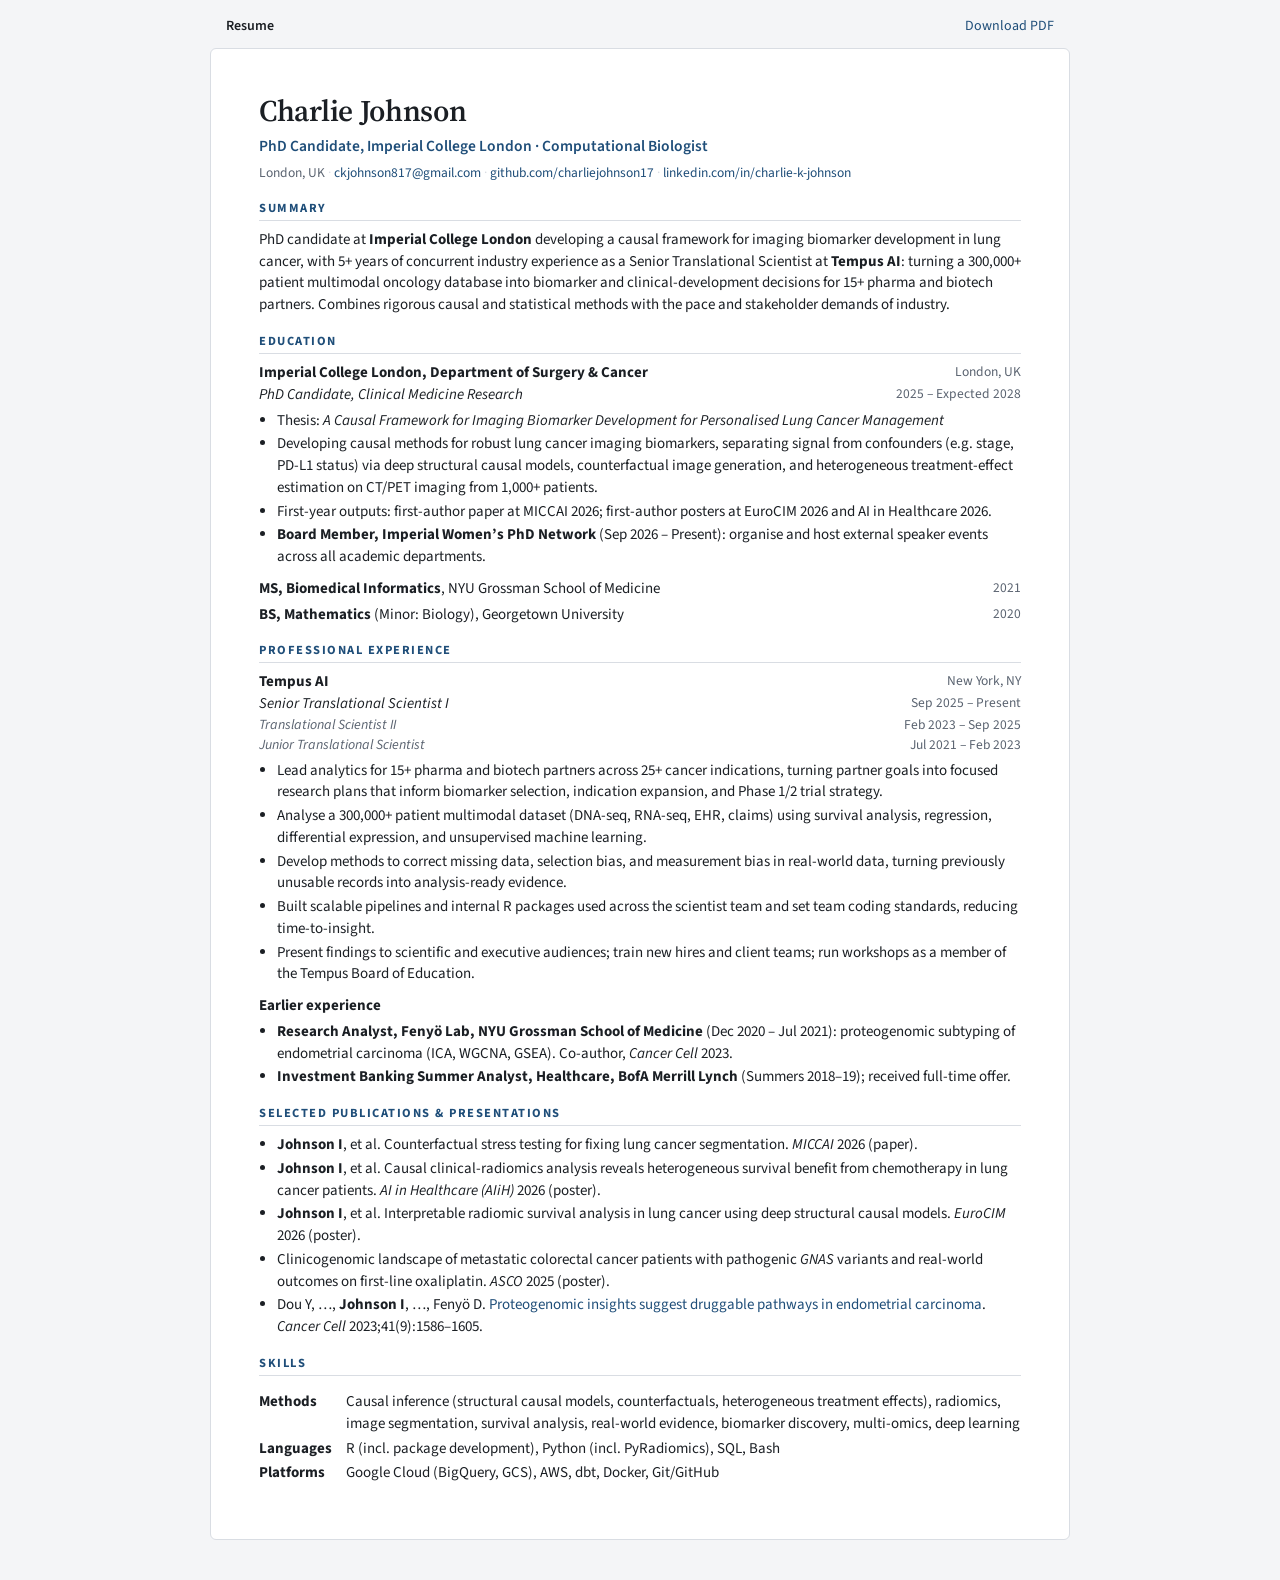
<file: index.html>
<!doctype html>
<html lang="en">
<head>
<meta charset="utf-8">
<meta name="viewport" content="width=device-width, initial-scale=1">
<title>Charlie Johnson — Resume</title>
<meta name="description" content="PhD candidate at Imperial College London developing causal methods for lung cancer imaging biomarkers; 5+ years as a translational scientist at Tempus AI.">
<link rel="preconnect" href="https://fonts.googleapis.com">
<link rel="preconnect" href="https://fonts.gstatic.com" crossorigin>
<link href="https://fonts.googleapis.com/css2?family=Source+Sans+3:ital,wght@0,400;0,600;0,700;1,400&family=Source+Serif+4:wght@600&display=swap" rel="stylesheet">
<link rel="stylesheet" href="style.css">
</head>
<body>
<nav class="site">
  <a href="index.html" aria-current="page">Resume</a>
  <span class="spacer"></span>
  <a href="resume.pdf">Download PDF</a>
</nav>

<main class="doc">
  <header class="id">
    <h1>Charlie Johnson</h1>
    <div class="headline">PhD Candidate, Imperial College London · Computational Biologist</div>
    <div class="contact">
      <span>London, UK</span>
      <span><a href="mailto:ckjohnson817@gmail.com">ckjohnson817@gmail.com</a></span>
      <span><a href="https://github.com/charliejohnson17">github.com/charliejohnson17</a></span>
      <span><a href="https://www.linkedin.com/in/charlie-k-johnson">linkedin.com/in/charlie-k-johnson</a></span>
    </div>
  </header>

  <section>
    <h2>Summary</h2>
    <p class="summary">
      PhD candidate at <strong>Imperial College London</strong> developing a causal framework for imaging biomarker development in
      lung cancer, with 5+ years of concurrent industry experience as a Senior Translational Scientist at <strong>Tempus AI</strong>:
      turning a 300,000+ patient multimodal oncology database into biomarker and clinical-development decisions for 15+ pharma and
      biotech partners. Combines rigorous causal and statistical methods with the pace and stakeholder demands of industry.
    </p>
  </section>

  <section>
    <h2>Education</h2>

    <div class="entry">
      <div class="entry-head"><span class="org">Imperial College London, Department of Surgery &amp; Cancer</span><span class="where">London, UK</span></div>
      <div class="role"><span>PhD Candidate, Clinical Medicine Research</span><span class="dates">2025 – Expected 2028</span></div>
      <ul>
        <li>Thesis: <em>A Causal Framework for Imaging Biomarker Development for Personalised Lung Cancer Management</em></li>
        <li>Developing causal methods for robust lung cancer imaging biomarkers, separating signal from confounders (e.g. stage,
          PD&#8209;L1 status) via deep structural causal models, counterfactual image generation, and heterogeneous treatment-effect
          estimation on CT/PET imaging from 1,000+ patients.</li>
        <li>First-year outputs: first-author paper at MICCAI 2026; first-author posters at EuroCIM 2026 and AI in Healthcare 2026.</li>
        <li><strong>Board Member, Imperial Women’s PhD Network</strong> (Sep 2026 – Present): organise and host external speaker
          events across all academic departments.</li>
      </ul>
    </div>

    <div class="edu-line"><span><strong>MS, Biomedical Informatics</strong>, NYU Grossman School of Medicine</span><span class="dates">2021</span></div>
    <div class="edu-line"><span><strong>BS, Mathematics</strong> (Minor: Biology), Georgetown University</span><span class="dates">2020</span></div>
  </section>

  <section>
    <h2>Professional Experience</h2>

    <div class="entry">
      <div class="entry-head"><span class="org">Tempus AI</span><span class="where">New York, NY</span></div>
      <div class="roles-stack">
        <div class="role"><span>Senior Translational Scientist I</span><span class="dates">Sep 2025 – Present</span></div>
        <div class="role"><span>Translational Scientist II</span><span class="dates">Feb 2023 – Sep 2025</span></div>
        <div class="role"><span>Junior Translational Scientist</span><span class="dates">Jul 2021 – Feb 2023</span></div>
      </div>
      <ul>
        <li>Lead analytics for 15+ pharma and biotech partners across 25+ cancer indications, turning partner goals into
          focused research plans that inform biomarker selection, indication expansion, and Phase 1/2 trial strategy.</li>
        <li>Analyse a 300,000+ patient multimodal dataset (DNA-seq, RNA-seq, EHR, claims) using survival analysis, regression,
          differential expression, and unsupervised machine learning.</li>
        <li>Develop methods to correct missing data, selection bias, and measurement bias in real-world data, turning
          previously unusable records into analysis-ready evidence.</li>
        <li>Built scalable pipelines and internal R packages used across the scientist team and set team coding standards,
          reducing time-to-insight.</li>
        <li>Present findings to scientific and executive audiences; train new hires and client teams; run workshops as a member
          of the Tempus Board of Education.</li>
      </ul>
    </div>

    <div class="entry">
      <div class="entry-head"><span class="org">Earlier experience</span></div>
      <ul>
        <li><strong>Research Analyst, Fenyö Lab, NYU Grossman School of Medicine</strong> (Dec 2020 – Jul 2021): proteogenomic
          subtyping of endometrial carcinoma (ICA, WGCNA, GSEA). Co-author, <span class="venue">Cancer Cell</span> 2023.</li>
        <li><strong>Investment Banking Summer Analyst, Healthcare, BofA Merrill Lynch</strong> (Summers 2018–19); received full-time offer.</li>
      </ul>
    </div>
  </section>

  <section>
    <h2>Selected Publications &amp; Presentations</h2>
    <ul>
      <li><span class="me">Johnson I</span>, et al. Counterfactual stress testing for fixing lung cancer segmentation.
        <span class="venue">MICCAI</span> 2026 (paper).</li>
      <li><span class="me">Johnson I</span>, et al. Causal clinical-radiomics analysis reveals heterogeneous survival benefit from
        chemotherapy in lung cancer patients. <span class="venue">AI in Healthcare (AIiH)</span> 2026 (poster).</li>
      <li><span class="me">Johnson I</span>, et al. Interpretable radiomic survival analysis in lung cancer using deep structural
        causal models. <span class="venue">EuroCIM</span> 2026 (poster).</li>
      <li>Clinicogenomic landscape of metastatic colorectal cancer patients with pathogenic <em>GNAS</em> variants and real-world
        outcomes on first-line oxaliplatin. <span class="venue">ASCO</span> 2025 (poster).</li>
      <li>Dou Y, …, <span class="me">Johnson I</span>, …, Fenyö D. <a href="https://pubmed.ncbi.nlm.nih.gov/37567170/">Proteogenomic
        insights suggest druggable pathways in endometrial carcinoma</a>. <span class="venue">Cancer Cell</span> 2023;41(9):1586–1605.</li>
    </ul>
  </section>

  <section>
    <h2>Skills</h2>
    <dl class="skills">
      <dt>Methods</dt><dd>Causal inference (structural causal models, counterfactuals, heterogeneous treatment effects), radiomics,
        image segmentation, survival analysis, real-world evidence, biomarker discovery, multi-omics, deep learning</dd>
      <dt>Languages</dt><dd>R (incl. package development), Python (incl. PyRadiomics), SQL, Bash</dd>
      <dt>Platforms</dt><dd>Google Cloud (BigQuery, GCS), AWS, dbt, Docker, Git/GitHub</dd>
    </dl>
  </section>
</main>
</body>
</html>
</file>
<file: style.css>
:root {
  --ink: #1b1f24;
  --muted: #5a6370;
  --rule: #d9dde3;
  --accent: #1f4e79;
  --bg: #ffffff;
  --page: #f4f5f7;
  --todo-bg: #fff3b0;
  --todo-ink: #6b5200;
}
@media screen and (prefers-color-scheme: dark) {
  :root {
    --ink: #e6e8eb;
    --muted: #a3acb8;
    --rule: #39404a;
    --accent: #8cb8e6;
    --bg: #171a1f;
    --page: #0f1114;
    --todo-bg: #4a3f0b;
    --todo-ink: #ffe27a;
  }
}

* { box-sizing: border-box; }
html { -webkit-text-size-adjust: 100%; }
body {
  margin: 0;
  background: var(--page);
  color: var(--ink);
  font-family: "Source Sans 3", "Helvetica Neue", Arial, sans-serif;
  font-size: 15px;
  line-height: 1.45;
}
a { color: var(--accent); text-decoration: none; }
a:hover { text-decoration: underline; }

nav.site {
  max-width: 860px;
  margin: 0 auto;
  padding: 16px 16px 0;
  display: flex;
  gap: 18px;
  flex-wrap: wrap;
  font-size: 14px;
}
nav.site a[aria-current="page"] { color: var(--ink); font-weight: 600; }
nav.site .spacer { flex: 1; }

main.doc {
  max-width: 860px;
  margin: 12px auto 40px;
  padding: 40px 48px;
  background: var(--bg);
  border: 1px solid var(--rule);
  border-radius: 6px;
}

header.id { margin-bottom: 14px; }
header.id h1 {
  font-family: "Source Serif 4", Georgia, serif;
  font-weight: 600;
  font-size: 30px;
  margin: 0;
  letter-spacing: -0.01em;
}
header.id .headline {
  font-size: 15.5px;
  color: var(--accent);
  font-weight: 600;
  margin: 2px 0 6px;
}
header.id .contact { color: var(--muted); font-size: 13.5px; }
header.id .contact span + span::before { content: " · "; color: var(--rule); }

section { margin-top: 16px; }
section > h2 {
  font-size: 12.5px;
  font-weight: 700;
  letter-spacing: 0.12em;
  text-transform: uppercase;
  color: var(--accent);
  border-bottom: 1px solid var(--rule);
  padding-bottom: 3px;
  margin: 0 0 8px;
}
p.summary { margin: 0; }

.entry { margin-bottom: 10px; }
.entry-head {
  display: flex;
  justify-content: space-between;
  gap: 12px;
  flex-wrap: wrap;
}
.entry-head .org { font-weight: 700; }
.entry-head .where { color: var(--muted); font-size: 13.5px; white-space: nowrap; }
.role {
  display: flex;
  justify-content: space-between;
  gap: 12px;
  flex-wrap: wrap;
  font-style: italic;
}
.role .dates { font-style: normal; color: var(--muted); font-size: 13.5px; white-space: nowrap; }
.roles-stack .role:not(:first-child) { color: var(--muted); font-size: 14px; }
.note { color: var(--muted); font-size: 13.5px; }

ul { margin: 4px 0 0; padding-left: 18px; }
li { margin: 2px 0; }

.edu-line {
  display: flex;
  justify-content: space-between;
  gap: 12px;
  flex-wrap: wrap;
  margin-bottom: 4px;
}
.edu-line .dates { color: var(--muted); font-size: 13.5px; white-space: nowrap; }

.skills { display: grid; grid-template-columns: max-content 1fr; gap: 3px 14px; }
.skills dt { font-weight: 700; }
.skills dd { margin: 0; }

ol.pubs { padding-left: 20px; }
ol.pubs li { margin-bottom: 5px; }
.me { font-weight: 700; }
.venue { font-style: italic; }

.todo {
  background: var(--todo-bg);
  color: var(--todo-ink);
  padding: 0 3px;
  border-radius: 3px;
  font-style: normal;
}

@media (max-width: 640px) {
  main.doc { padding: 24px 16px; margin: 8px 0 24px; border-radius: 0; border-left: 0; border-right: 0; }
  header.id h1 { font-size: 25px; }
  .skills { grid-template-columns: 1fr; }
  .skills dd { margin-bottom: 6px; }
}

/* Print / PDF: US Letter & A4 safe */
@page { size: A4; margin: 12mm 14mm; }
@media print {
  body { background: #fff; font-size: 9.8pt; line-height: 1.3; }
  nav.site { display: none; }
  main.doc { border: 0; padding: 0; margin: 0; max-width: none; }
  header.id h1 { font-size: 21pt; }
  header.id .headline { font-size: 10.5pt; }
  header.id .contact, .entry-head .where, .role .dates, .edu-line .dates, .note { font-size: 9pt; }
  section { margin-top: 9px; break-inside: auto; }
  section > h2 { font-size: 8.5pt; margin-bottom: 5px; }
  .entry { margin-bottom: 6px; break-inside: avoid; }
  li { margin: 1px 0; }
  a { color: var(--ink); }
}
</file>
